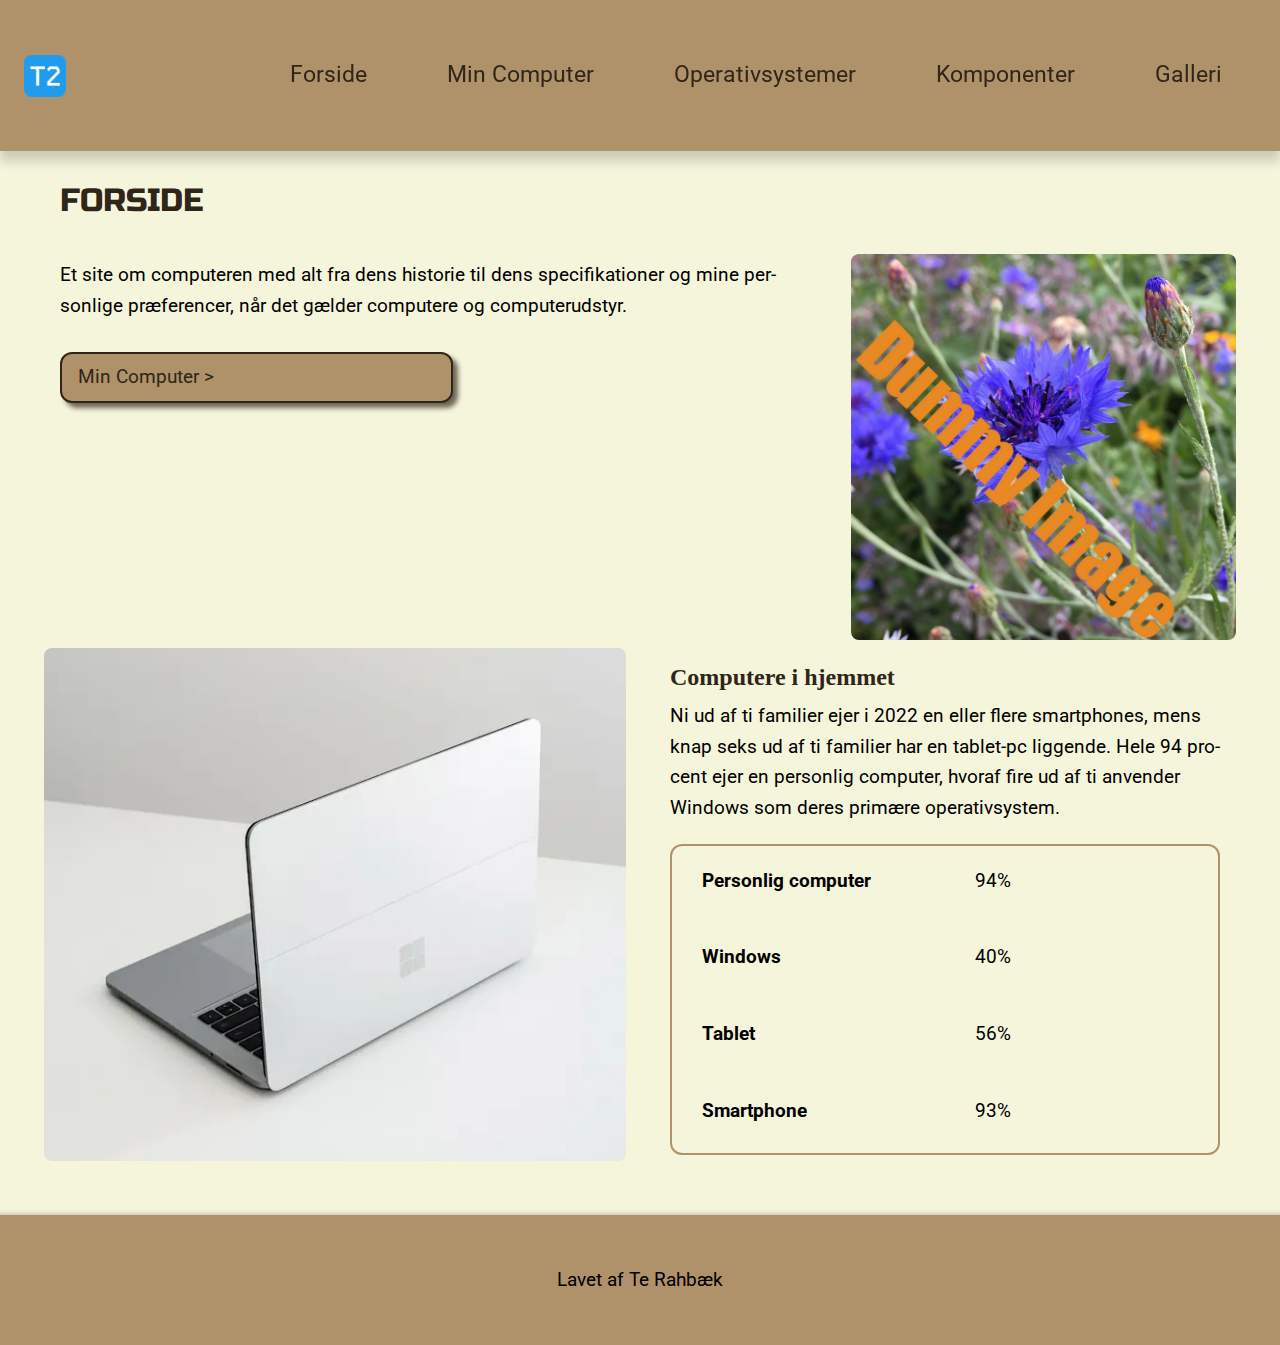
<file: index.html>
<!DOCTYPE html>
<html lang="da">
  <head>
    <meta charset="UTF-8" />
    <meta name="viewport" content="width=device-width, initial-scale=1.0" />
    <meta name="robots" content="noindex" />
    <title>Forside</title>
    <link rel="stylesheet" href="layout.css" />
    <link rel="stylesheet" href="generel.css" />
    <link rel="preconnect" href="https://fonts.googleapis.com" />
    <link rel="preconnect" href="https://fonts.gstatic.com" crossorigin />
    <link
      href="https://fonts.googleapis.com/css2?family=Roboto:ital,wght@0,100..900;1,100..900&family=Russo+One&display=swap"
      rel="stylesheet"
    />
    <link
      href="https://fonts.googleapis.com/css?family=Russo+One&display=swap"
      rel="stylesheet"
    />
  </head>

  <body>
    <header>
      <div class="logo">
        <a href="/index.html">
          <img src="imgs/logo.png" alt="logo" />
        </a>
      </div>

      <nav>
        <ul class="menu">
          <li><a href="index.html">Forside</a></li>
          <li><a href="min_computer.html">Min Computer</a></li>
          <li><a href="operativsystemer.html">Operativsystemer</a></li>
          <li><a href="komponenter.html">Komponenter</a></li>
          <li><a href="galleri.html">Galleri</a></li>
        </ul>
      </nav>
    </header>

    <main>
      <h1>Forside</h1>

      <section class="grid_2-1">
        <div>
          <p>
            Et site om computeren med alt fra dens historie til dens
            specifikationer og mine personlige præferencer, når det gælder
            computere og computerudstyr.
          </p>

          <a href="min_computer.html" class="min_computer_link"
            >Min Computer ></a
          >
        </div>

        <div>
          <img
            src="imgs/dummy-image.webp"
            alt="dummy-image"
            id="dummyimagesideet"
          />
        </div>
      </section>

      <section class="grid_1-1">
        <div>
          <h2>Computere i hjemmet</h2>

          <p>
            Ni ud af ti familier ejer i 2022 en eller flere smartphones, mens
            knap seks ud af ti familier har en tablet-pc liggende. Hele 94
            procent ejer en personlig computer, hvoraf fire ud af ti anvender
            Windows som deres primære operativsystem.
          </p>

          <dl class="grid_1-1">
            <dt>Personlig computer</dt>
            <dd>94%</dd>
            <dt>Windows</dt>
            <dd>40%</dd>
            <dt>Tablet</dt>
            <dd>56%</dd>
            <dt>Smartphone</dt>
            <dd>93%</dd>
          </dl>
        </div>

        <img src="imgs/windows.webp" alt="windows" class="order" />
      </section>
    </main>

    <footer>Lavet af Te Rahbæk</footer>
  </body>
</html>
</file>
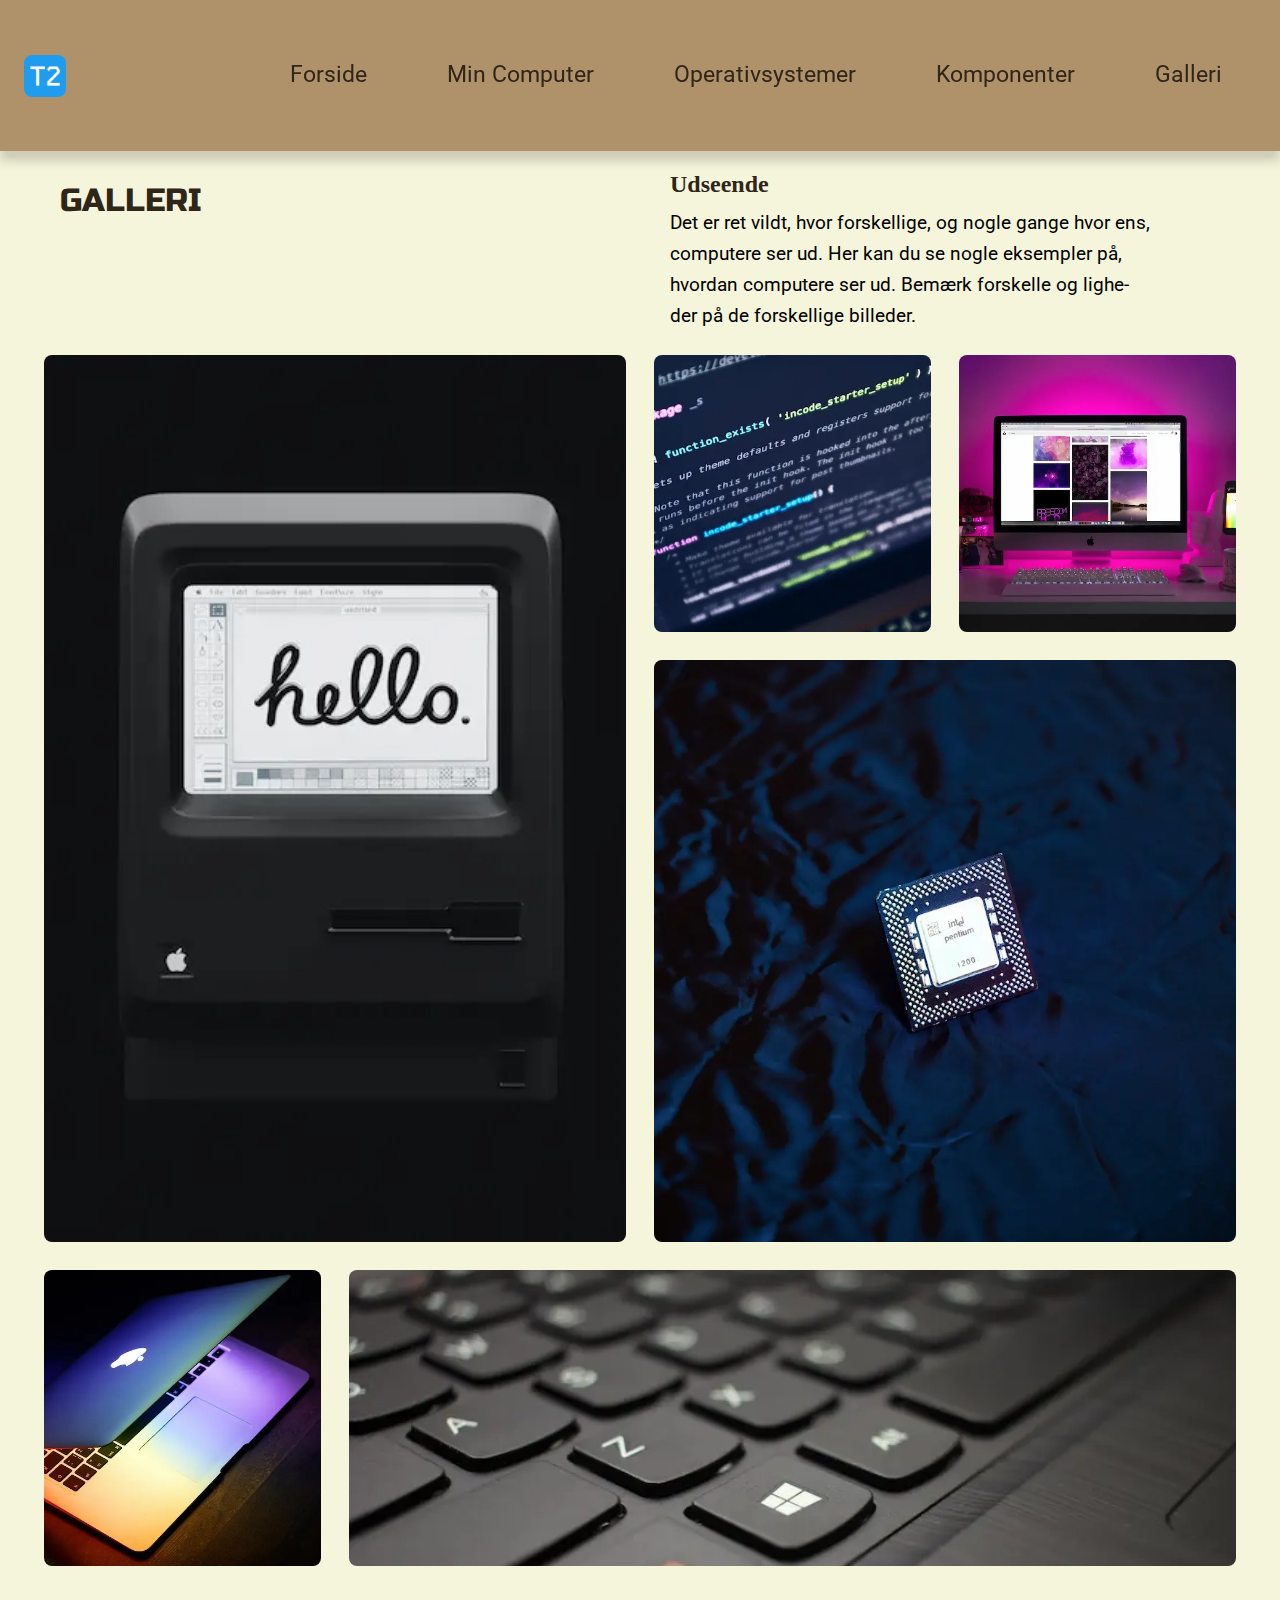
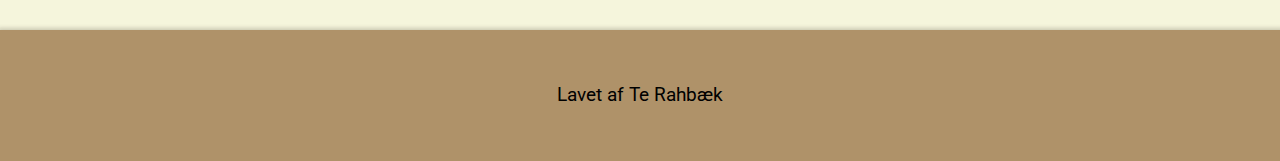
<file: galleri.html>
<!DOCTYPE html>
<html lang="da">
  <head>
    <meta charset="UTF-8" />
    <meta name="viewport" content="width=device-width, initial-scale=1.0" />
    <meta name="robots" content="noindex" />
    <title>Galleri</title>
    <link rel="stylesheet" href="layout.css" />
    <link rel="stylesheet" href="generel.css" />
    <link rel="preconnect" href="https://fonts.googleapis.com" />
    <link rel="preconnect" href="https://fonts.gstatic.com" crossorigin />
    <link
      href="https://fonts.googleapis.com/css2?family=Roboto:ital,wght@0,100..900;1,100..900&family=Russo+One&display=swap"
      rel="stylesheet"
    />
    <link
      href="https://fonts.googleapis.com/css?family=Russo+One&display=swap"
      rel="stylesheet"
    />
  </head>

  <body>
    <header>
      <div class="logo">
        <a href="/index.html">
          <img src="imgs/logo.png" alt="logo" />
        </a>
      </div>

      <nav>
        <ul class="menu">
          <li><a href="index.html">Forside</a></li>
          <li><a href="min_computer.html">Min Computer</a></li>
          <li><a href="operativsystemer.html">Operativsystemer</a></li>
          <li><a href="komponenter.html">Komponenter</a></li>
          <li><a href="galleri.html">Galleri</a></li>
        </ul>
      </nav>
    </header>

    <main>
      <section class="grid_1-1">
        <h1>Galleri</h1>
        <div class="tekstgalleri">
          <h2>Udseende</h2>
          <p>
            Det er ret vildt, hvor forskellige, og nogle gange hvor ens,
            computere ser ud. Her kan du se nogle eksempler på, hvordan
            computere ser ud. Bemærk forskelle og ligheder på de forskellige
            billeder.
          </p>
        </div>
      </section>

      <div class="grid_1-1-1-1">
        <img src="imgs/galleri/apple-84.webp" alt="apple" class="billedeet" />
        <img src="imgs/galleri/code.webp" alt="code" class="billedeto" />
        <img
          src="imgs/galleri/desktop-setup.webp"
          alt="desktop-setup"
          class="billedetre"
        />
        <img
          src="imgs/galleri/intel-chip.webp"
          alt="intel-chip"
          class="billedefire"
        />
        <img
          src="imgs/galleri/keyboard.webp"
          alt="keyboard"
          class="billedefem"
        />
        <img
          src="imgs/galleri/macbook.webp"
          alt="macbook"
          class="billedeseks"
        />
      </div>
    </main>
    <footer>Lavet af Te Rahbæk</footer>
  </body>
</html>
</file>
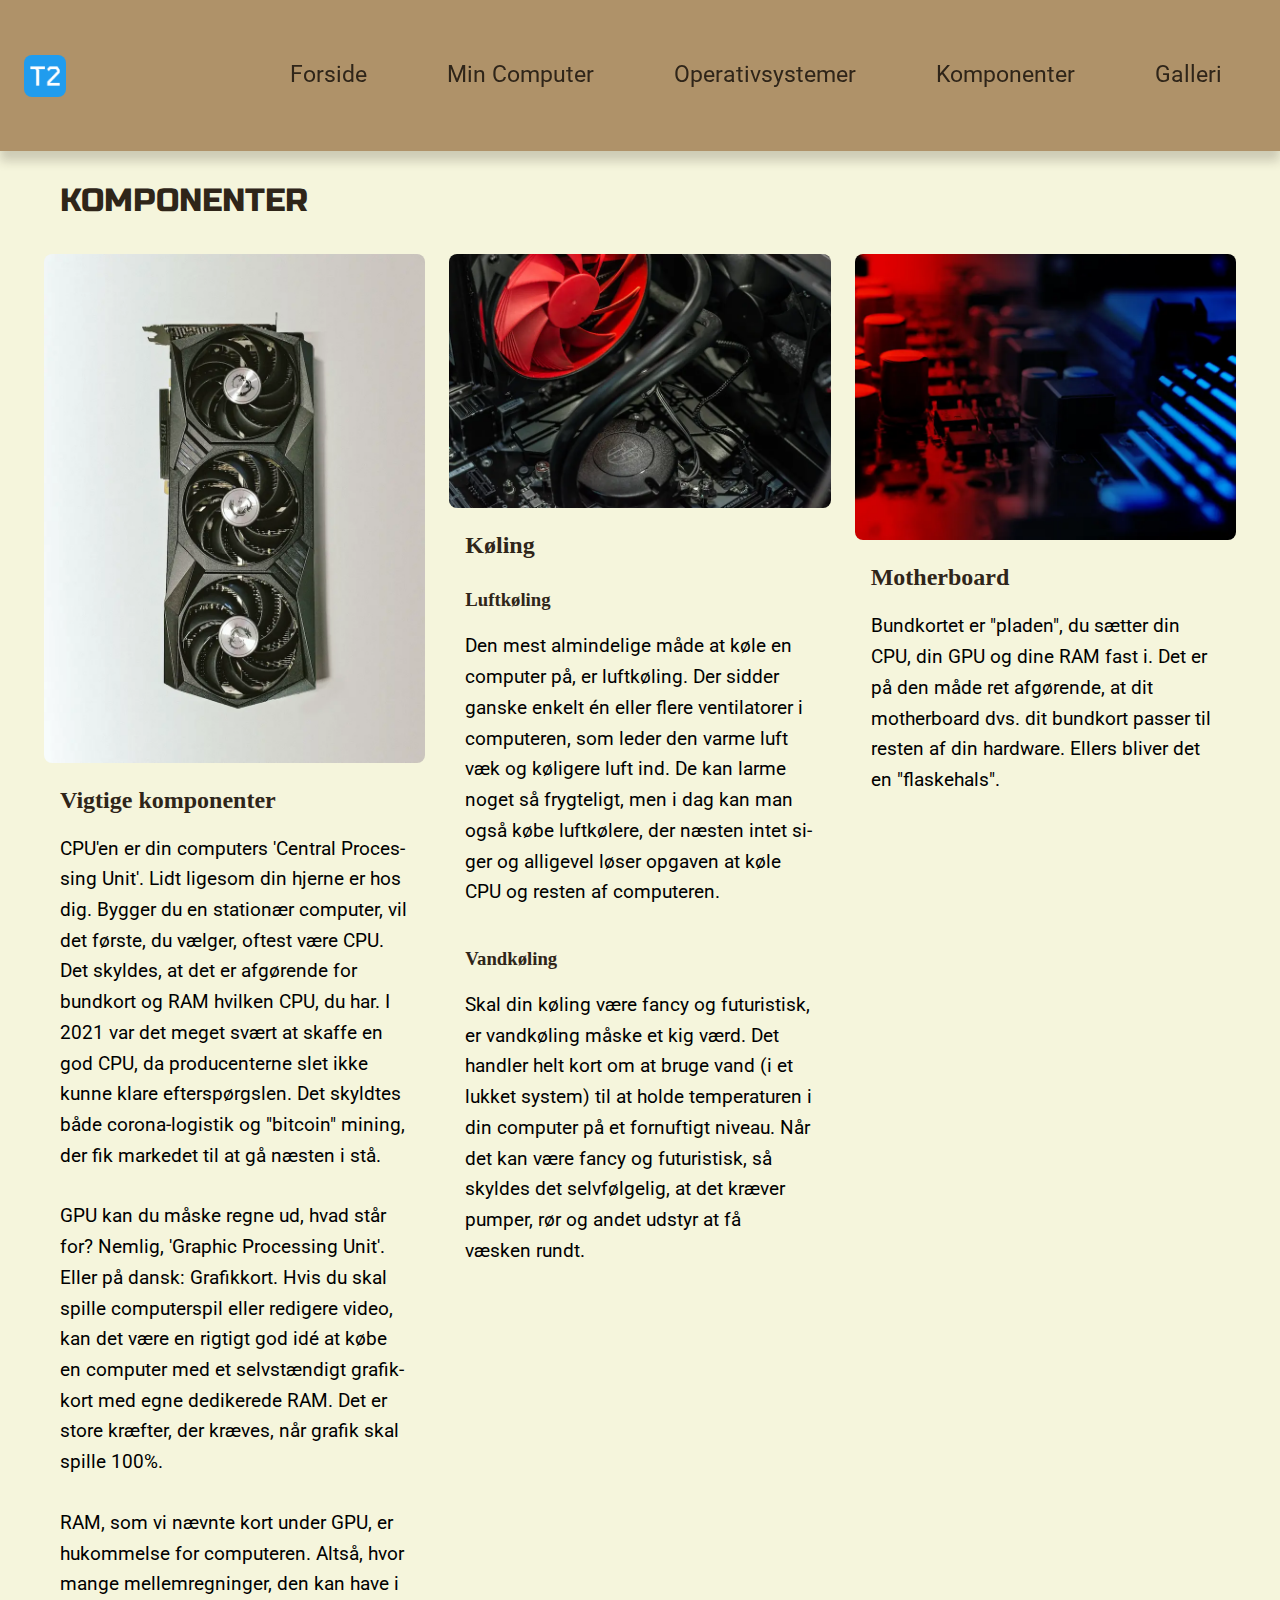
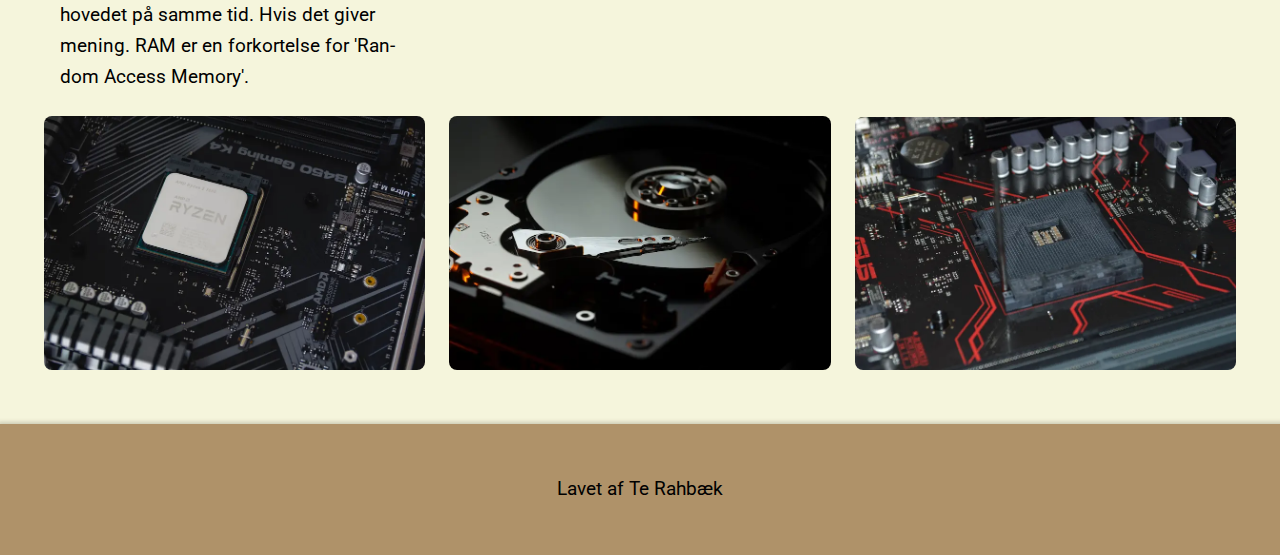
<file: komponenter.html>
<!DOCTYPE html>
<html lang="da">
  <head>
    <meta charset="UTF-8" />
    <meta name="viewport" content="width=device-width, initial-scale=1.0" />
    <meta name="robots" content="noindex" />
    <title>Komponenter</title>
    <link rel="stylesheet" href="layout.css" />
    <link rel="stylesheet" href="generel.css" />
    <link rel="preconnect" href="https://fonts.googleapis.com" />
    <link rel="preconnect" href="https://fonts.gstatic.com" crossorigin />
    <link
      href="https://fonts.googleapis.com/css2?family=Roboto:ital,wght@0,100..900;1,100..900&family=Russo+One&display=swap"
      rel="stylesheet"
    />
    <link
      href="https://fonts.googleapis.com/css?family=Russo+One&display=swap"
      rel="stylesheet"
    />
  </head>

  <body>
    <header>
      <div class="logo">
        <a href="/index.html">
          <img src="imgs/logo.png" alt="logo" />
        </a>
      </div>

      <nav>
        <ul class="menu">
          <li><a href="index.html">Forside</a></li>
          <li><a href="min_computer.html">Min Computer</a></li>
          <li><a href="operativsystemer.html">Operativsystemer</a></li>
          <li><a href="komponenter.html">Komponenter</a></li>
          <li><a href="galleri.html">Galleri</a></li>
        </ul>
      </nav>
    </header>

    <main>
      <h1>Komponenter</h1>

      <section class="grid_1-1-1">
        <!-- tjek slide side 191 om flex for at oprette flex, billede er lastchild -->
        <div class="flex_col">
          <img
            src="imgs/komponenter/grafikkort.webp"
            alt="grafikkort"
            class="kompbilledeet"
          />

          <h2>Vigtige komponenter</h2>

          <p>
            CPU'en er din computers 'Central Processing Unit'. Lidt ligesom din
            hjerne er hos dig. Bygger du en stationær computer, vil det første,
            du vælger, oftest være CPU. Det skyldes, at det er afgørende for
            bundkort og RAM hvilken CPU, du har. I 2021 var det meget svært at
            skaffe en god CPU, da producenterne slet ikke kunne klare
            efterspørgslen. Det skyldtes både corona-logistik og "bitcoin"
            mining, der fik markedet til at gå næsten i stå.
          </p>

          <p>
            GPU kan du måske regne ud, hvad står for? Nemlig, 'Graphic
            Processing Unit'. Eller på dansk: Grafikkort. Hvis du skal spille
            computerspil eller redigere video, kan det være en rigtigt god idé
            at købe en computer med et selvstændigt grafikkort med egne
            dedikerede RAM. Det er store kræfter, der kræves, når grafik skal
            spille 100%.
          </p>

          <p>
            RAM, som vi nævnte kort under GPU, er hukommelse for computeren.
            Altså, hvor mange mellemregninger, den kan have i hovedet på samme
            tid. Hvis det giver mening. RAM er en forkortelse for 'Random Access
            Memory'.
          </p>

          <img
            src="imgs/komponenter/processor.webp"
            alt="processor"
            class="kompbilledeto"
          />
        </div>

        <div class="flex_col">
          <img
            src="imgs/komponenter/luft.webp"
            alt="luft"
            class="kompbilledetre"
          />

          <h2>Køling</h2>
          <h3>Luftkøling</h3>
          <p>
            Den mest almindelige måde at køle en computer på, er luftkøling. Der
            sidder ganske enkelt én eller flere ventilatorer i computeren, som
            leder den varme luft væk og køligere luft ind. De kan larme noget så
            frygteligt, men i dag kan man også købe luftkølere, der næsten intet
            siger og alligevel løser opgaven at køle CPU og resten af
            computeren.
          </p>

          <h3>Vandkøling</h3>
          <p>
            Skal din køling være fancy og futuristisk, er vandkøling måske et
            kig værd. Det handler helt kort om at bruge vand (i et lukket
            system) til at holde temperaturen i din computer på et fornuftigt
            niveau. Når det kan være fancy og futuristisk, så skyldes det
            selvfølgelig, at det kræver pumper, rør og andet udstyr at få væsken
            rundt.
          </p>

          <img
            src="imgs/komponenter/vand.webp"
            alt="Vand"
            class="kompbilledefire"
          />
        </div>
        <div class="flex_col">
          <img
            src="imgs/komponenter/motherboard1.webp"
            alt="motherboard1"
            class="kompbilledefem"
          />

          <h2>Motherboard</h2>
          <p>
            Bundkortet er "pladen", du sætter din CPU, din GPU og dine RAM fast
            i. Det er på den måde ret afgørende, at dit motherboard dvs. dit
            bundkort passer til resten af din hardware. Ellers bliver det en
            "flaskehals".
          </p>

          <img
            src="imgs/komponenter/motherboard2.webp"
            alt="motherboard2"
            class="kompbilledeseks"
          />
        </div>
      </section>
    </main>

    <footer>Lavet af Te Rahbæk</footer>
  </body>
</html>
</file>
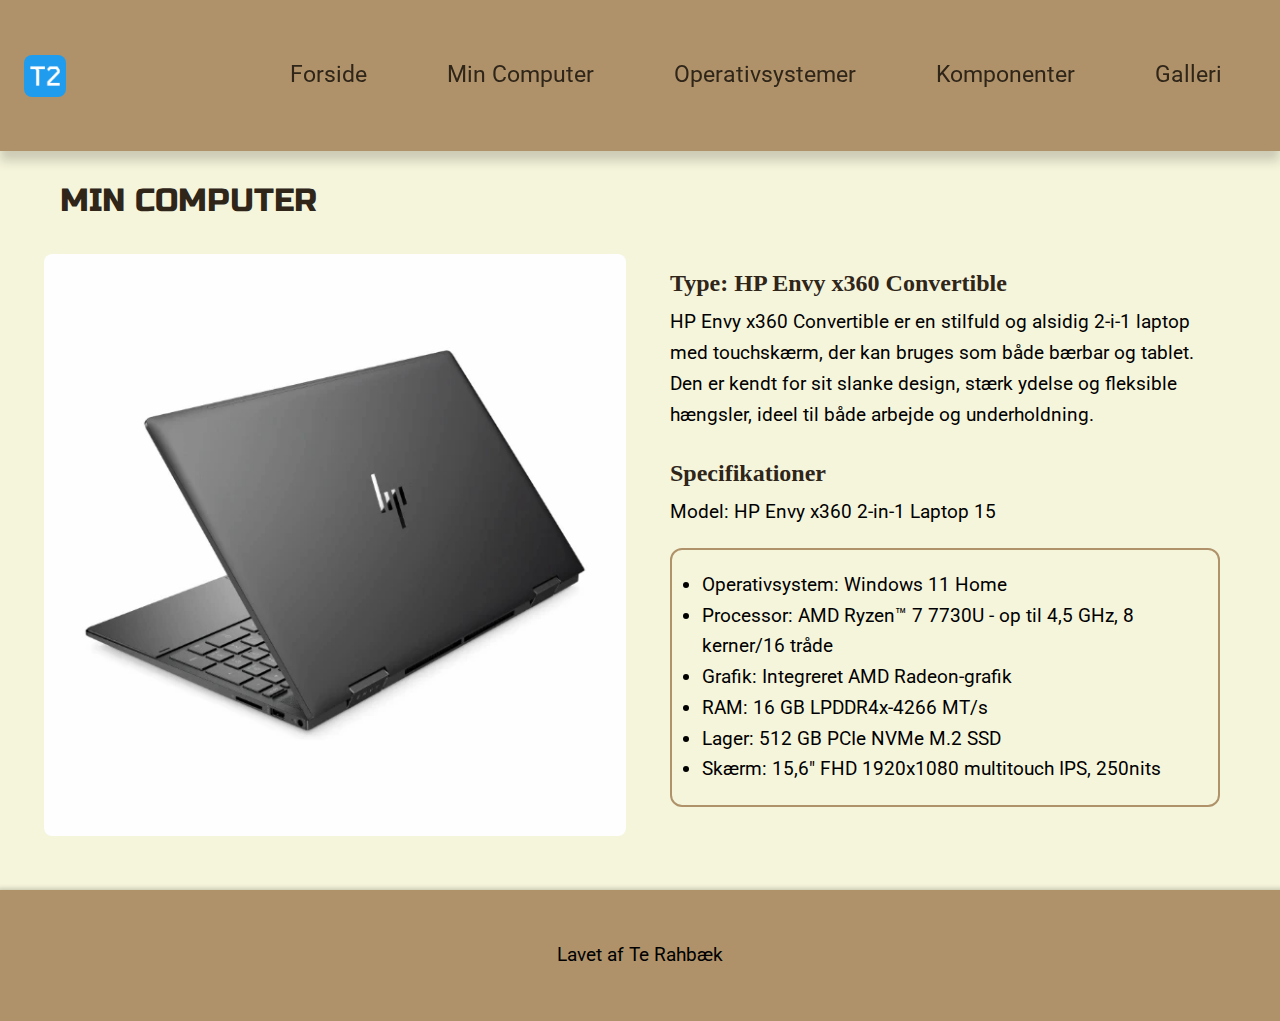
<file: min_computer.html>
<!DOCTYPE html>
<html lang="da">
  <head>
    <meta charset="UTF-8" />
    <meta name="viewport" content="width=device-width, initial-scale=1.0" />
    <meta name="robots" content="noindex" />
    <title>Min Computer</title>
    <link rel="stylesheet" href="layout.css" />
    <link rel="stylesheet" href="generel.css" />
    <link rel="preconnect" href="https://fonts.googleapis.com" />
    <link rel="preconnect" href="https://fonts.gstatic.com" crossorigin />
    <link
      href="https://fonts.googleapis.com/css2?family=Roboto:ital,wght@0,100..900;1,100..900&family=Russo+One&display=swap"
      rel="stylesheet"
    />
    <link
      href="https://fonts.googleapis.com/css?family=Russo+One&display=swap"
      rel="stylesheet"
    />
  </head>

  <body>
    <header>
      <div class="logo">
        <a href="/index.html">
          <img src="imgs/logo.png" alt="logo" />
        </a>
      </div>

      <nav>
        <ul class="menu">
          <li><a href="index.html">Forside</a></li>
          <li><a href="min_computer.html">Min Computer</a></li>
          <li><a href="operativsystemer.html">Operativsystemer</a></li>
          <li><a href="komponenter.html">Komponenter</a></li>
          <li><a href="galleri.html">Galleri</a></li>
        </ul>
      </nav>
    </header>

    <main>
      <h1>Min computer</h1>
      <section class="grid_1-1">
        <img
          src="imgs/hpenvy.webp"
          alt="Windows hpenvyx360"
          class="hpenvybillede"
        />

        <div class="hpenvyx360">
          <h2>Type: HP Envy x360 Convertible</h2>
          <p>
            HP Envy x360 Convertible er en stilfuld og alsidig 2-i-1 laptop med
            touchskærm, der kan bruges som både bærbar og tablet. Den er kendt
            for sit slanke design, stærk ydelse og fleksible hængsler, ideel til
            både arbejde og underholdning.
          </p>

          <h2>Specifikationer</h2>

          <p>Model: HP Envy x360 2-in-1 Laptop 15</p>

          <ul id="specifikationer">
            <li>Operativsystem: Windows 11 Home</li>
            <li>
              Processor: AMD Ryzen™ 7 7730U - op til 4,5 GHz, 8 kerner/16 tråde
            </li>
            <li>Grafik: Integreret AMD Radeon-grafik</li>
            <li>RAM: 16 GB LPDDR4x-4266 MT/s</li>
            <li>Lager: 512 GB PCIe NVMe M.2 SSD</li>
            <li>Skærm: 15,6" FHD 1920x1080 multitouch IPS, 250nits</li>
          </ul>
        </div>
      </section>
    </main>

    <footer>Lavet af Te Rahbæk</footer>
  </body>
</html>
</file>
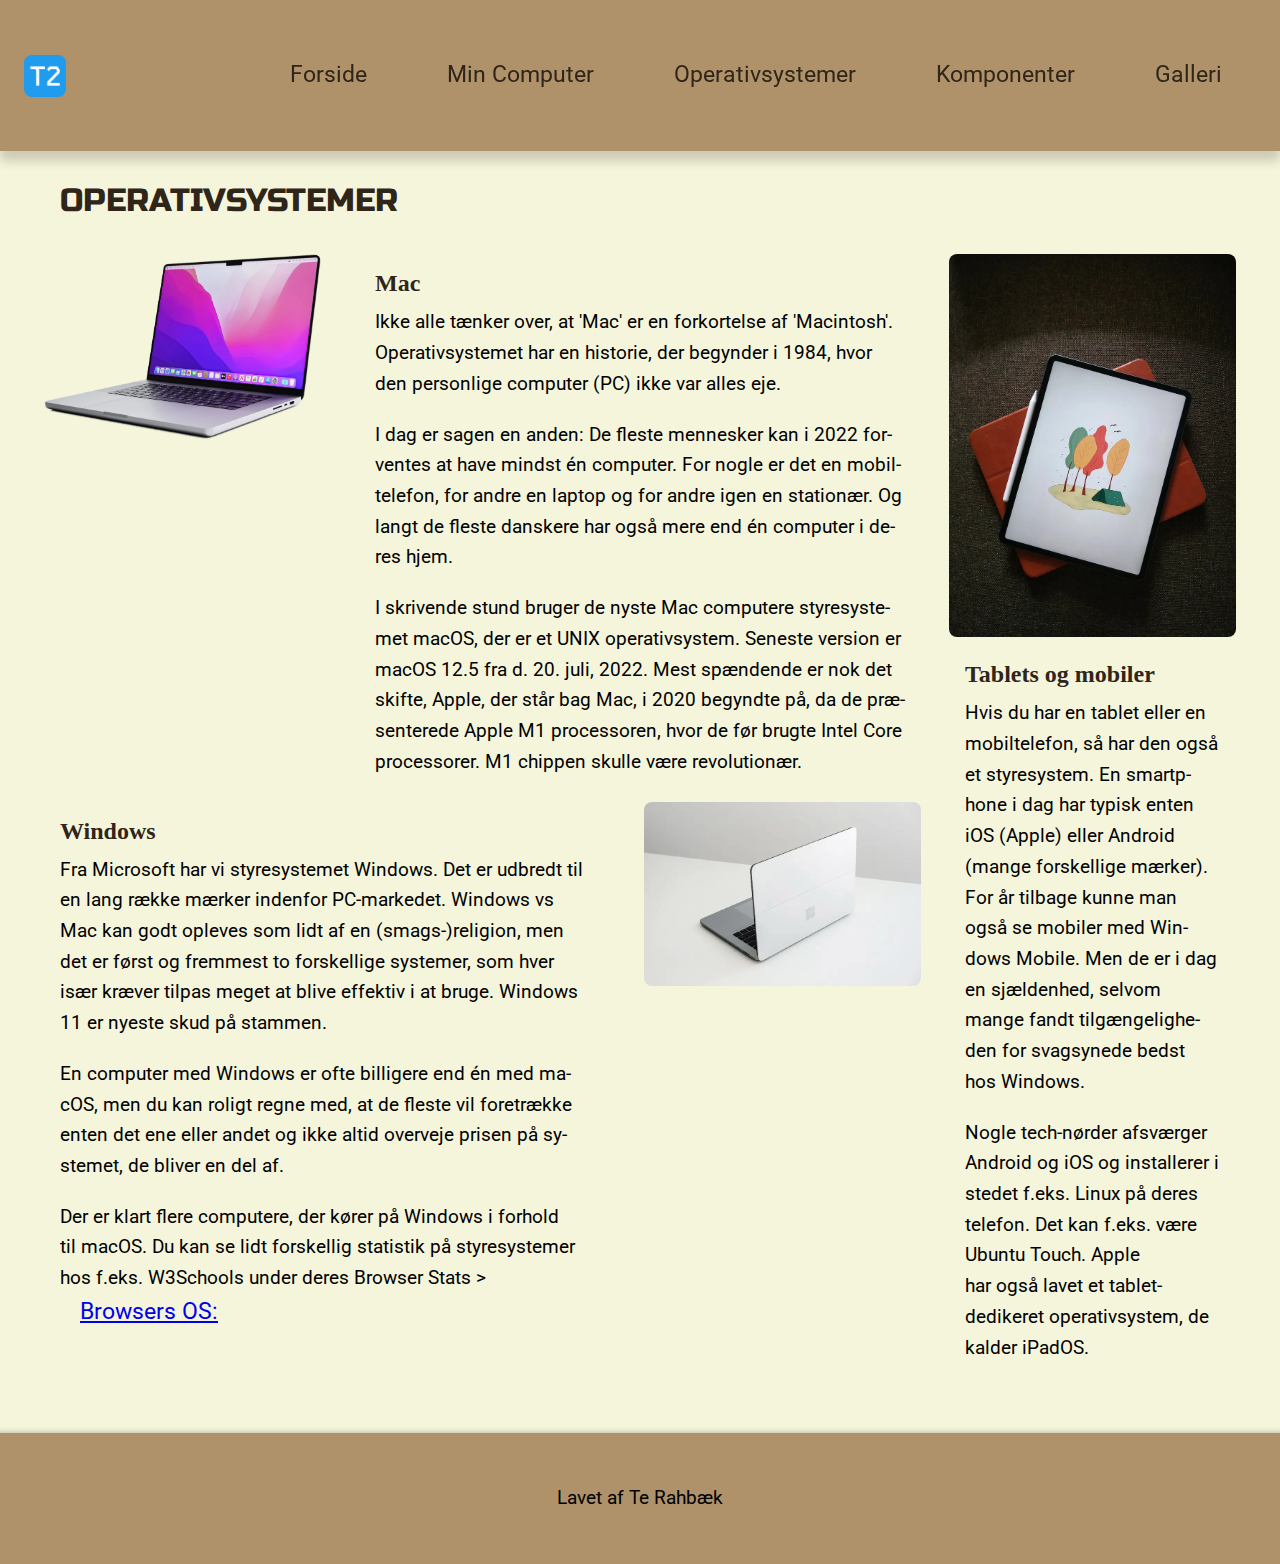
<file: operativsystemer.html>
<!DOCTYPE html>
<html lang="da">
  <head>
    <meta charset="UTF-8" />
    <meta name="viewport" content="width=device-width, initial-scale=1.0" />
    <meta name="robots" content="noindex" />
    <title>Operativsystemer</title>
    <link rel="stylesheet" href="layout.css" />
    <link rel="stylesheet" href="generel.css" />
    <link rel="preconnect" href="https://fonts.googleapis.com" />
    <link rel="preconnect" href="https://fonts.gstatic.com" crossorigin />
    <link
      href="https://fonts.googleapis.com/css2?family=Roboto:ital,wght@0,100..900;1,100..900&family=Russo+One&display=swap"
      rel="stylesheet"
    />
    <link
      href="https://fonts.googleapis.com/css?family=Russo+One&display=swap"
      rel="stylesheet"
    />
  </head>

  <body>
    <header>
      <div class="logo">
        <a href="/index.html">
          <img src="imgs/logo.png" alt="logo" />
        </a>
      </div>

      <nav>
        <ul class="menu">
          <li><a href="index.html">Forside</a></li>
          <li><a href="min_computer.html">Min Computer</a></li>
          <li><a href="operativsystemer.html">Operativsystemer</a></li>
          <li><a href="komponenter.html">Komponenter</a></li>
          <li><a href="galleri.html">Galleri</a></li>
        </ul>
      </nav>
    </header>

    <main>
      <!-- div class1 for at arb med grid -->
      <!-- fix text wrap og pretty orddeling &sc;-->
      <h1>Operativsystemer</h1>

      <section class="grid_5-3">
        <div class="macogwindows">
          <section class="grid_2-3">
            <img
              src="imgs/computer-cutout.webp"
              alt="Mac"
              id="maccomputersidetre"
            />
            <div class="mactekst">
              <h2>Mac</h2>

              <p>
                Ikke alle tænker over, at 'Mac' er en forkortelse af
                'Macintosh'. Operativsystemet har en historie, der begynder i
                1984, hvor den personlige computer (PC) ikke var alles eje.
              </p>

              <p>
                I dag er sagen en anden: De fleste mennesker kan i 2022
                forventes at have mindst én computer. For nogle er det en
                mobiltelefon, for andre en laptop og for andre igen en
                stationær. Og langt de fleste danskere har også mere end én
                computer i deres hjem.
              </p>

              <p>
                I skrivende stund bruger de nyste Mac computere styresystemet
                macOS, der er et UNIX operativsystem. Seneste version er macOS
                12.5 fra d. 20. juli, 2022. Mest spændende er nok det skifte,
                Apple, der står bag Mac, i 2020 begyndte på, da de præsenterede
                Apple M1 processoren, hvor de før brugte Intel Core processorer.
                M1 chippen skulle være revolutionær.
              </p>
            </div>
          </section>

          <section class="grid_3-2">
            <img
              src="imgs/windows.webp"
              alt="Windows"
              id="windowscomputersidetre"
            />
            <div class="order">
              <h2>Windows</h2>

              <p>
                Fra Microsoft har vi styresystemet Windows. Det er udbredt til
                en lang række mærker indenfor PC-markedet. Windows vs Mac kan
                godt opleves som lidt af en (smags-)religion, men det er først
                og fremmest to forskellige systemer, som hver især kræver tilpas
                meget at blive effektiv i at bruge. Windows 11 er nyeste skud på
                stammen.
              </p>

              <p>
                En computer med Windows er ofte billigere end én med macOS, men
                du kan roligt regne med, at de fleste vil foretrække enten det
                ene eller andet og ikke altid overveje prisen på systemet, de
                bliver en del af.
              </p>

              <p>
                Der er klart flere computere, der kører på Windows i forhold til
                macOS. Du kan se lidt forskellig statistik på styresystemer hos
                f.eks. W3Schools under deres Browser Stats >
                <a
                  href="http://www.w3schools.com/browsers/browsers_os.asp"
                  target="_blank"
                  >Browsers OS:</a
                >
              </p>
            </div>
          </section>
        </div>

        <div class="tabletsamlet">
          <img src="imgs/tablet.webp" alt="tablet" />

          <h2 class="roboto condensed">Tablets og mobiler</h2>

          <p>
            Hvis du har en tablet eller en mobiltelefon, så har den også et
            styresystem. En smartphone i dag har typisk enten iOS (Apple) eller
            Android (mange forskellige mærker). For år tilbage kunne man også se
            mobiler med Windows Mobile. Men de er i dag en sjældenhed, selvom
            mange fandt tilgængeligheden for svagsynede bedst hos Windows.
          </p>

          <p>
            Nogle tech-nørder afsværger Android og iOS og installerer i stedet
            f.eks. Linux på deres telefon. Det kan f.eks. være Ubuntu Touch.
            Apple har også lavet et tablet-dedikeret operativsystem, de kalder
            iPadOS.
          </p>
        </div>
      </section>
    </main>

    <footer>Lavet af Te Rahbæk</footer>
  </body>
</html>
</file>
<file: layout.css>
/********************layout css til grid og mediaqueries*****************/

main {
  max-width: 1200px;
  margin: 0 auto;
}

img {
  width: 100%;
  height: auto;
  display: block;
}

/******************************* FORSIDE OG MIN COMPUTER START ***********************************/

@media (width>= 800px) {
  .grid_2-1 {
    display: grid;
    gap: 20px;
    grid-template-columns: 2fr 1fr;
  }

  .grid_1-1 {
    display: grid;
    gap: 20px;
    grid-template-columns: 1fr 1fr;
  }

  dl.grid_1-1 {
    display: grid;
    gap: 20px;
    grid-template-columns: 1fr 1fr;
  }

  .order {
    order: -1;
  }

  .grid_2-1 img {
    display: grid;
    height: 100%;
    object-fit: cover;
  }

  .grid_1-1 img {
    display: grid;
    height: 100%;
    object-fit: cover;
  }

  /* .hpenvybillede {
    grid-column: 1; 
  } */
}
/******************************* FORSIDE OG MIN COMPUTER SLUT ***********************************/

/************** OPERATIVSYSTEMER START ************/
@media (width>=800px) {
  .grid_5-3 {
    display: grid;
    gap: 20px;
    grid-template-columns: 3fr 1fr;
  }

  .grid_2-3 {
    display: grid;
    gap: 30px;
    grid-template-columns: 1fr 2fr;
  }

  .grid_3-2 {
    display: grid;
    gap: 30px;
    grid-template-columns: 2fr 1fr;
  }

  .grid_5-3 img {
    object-fit: cover;
  }
}

/************** OPERATIVSYSTEMER SLUT ************/

/************** KOMPONENTER START ************/
@media (width>=800px) {
  .grid_1-1-1 {
    display: grid;
    gap: 1em;
    grid-template-columns: 1fr 1fr 1fr;
  }

  .flex_col {
    display: flex;
    flex-direction: column;
  }

  .flex_col :last-child {
    margin-top: auto;
  }

  .grid_1-1-1 img {
    object-fit: cover;
  }
}

/************** KOMPONENTER SLUT ************/

/************** GALLERI START ************/
/* MEDIA MOBIL */
@media (width<=800px) {
  .grid_1-1-1-1 {
    display: grid;
    grid-template-columns: 1fr 1fr;
    gap: 20px;
  }

  .grid_1-1-1-1 img {
    height: 100%;
    object-fit: cover;
  }

  .billedeet,
  .billedefire,
  .billedefem,
  .billedeseks {
    grid-column: 1/3;
  }
}

/* MEDIA DEKSTOP */

@media (width>=800px) {
  .grid_1-1-1-1 {
    display: grid;
    grid-template-columns: repeat(4, 1fr);
    grid-template-rows: repeat(3, 0.5fr);
    gap: 20px;
  }
  /* har forsøgt m/u rows a 3,1fr og det vil ægte ikke samarbejde. Peter kunne heller ikke gennemskue problemet med dobbelt størrelse på 2. og 3. row..*/

  .grid_1-1-1-1 img {
    height: 100%;
    object-fit: cover;
  }
  .billedeet {
    grid-column: 1/3;
    grid-row: 1/3;
  }
  .billedefire {
    grid-column: 3/5;
    grid-row: 2;
  }
  .billedefem {
    grid-column: 2/5;
    grid-row: 3;
  }
  .billedeseks {
    grid-column: 1;
    grid-row: 3;
  }

  .tekstgalleri {
    max-width: 65ch;
  }
  /************** SIDE: GALLERI SLUT ************/
}
</file>
<file: generel.css>
/**************************** RESET ***************************/
* {
  margin: 0;
  padding: 0;
  box-sizing: border-box;
}

img {
  width: 100%;
  height: auto;
  display: block;
  border-radius: 12px;
  padding: 4px;
}

/**************************** CSS FORSIDE START ***************************/
header {
  position: sticky;
  top: 0;
  display: flex;
  justify-content: space-between;
  align-items: center;
  padding: 20px;
  background-color: rgb(175, 146, 105);
  box-shadow: 0 10px 10px rgba(47, 37, 25, 0.2);
}

.logo img {
  width: 50px;
  height: 50px;
}

nav {
  display: flex;
  align-items: center;
}

.menu {
  display: flex;
  list-style: none;
  margin: 0;
  padding: 8px;
}

.menu li {
  margin-right: 20px;
  border-radius: 20px;
}

.menu li:last-child {
  margin-right: 0;
}

.menu a {
  display: block;
  padding: 10px;
  color: rgba(47, 37, 25);
  text-decoration: none;
  transition: color 0.3s;
  text-align: end;
}

.menu a:hover {
  border-bottom: 2px solid rgb(47, 37, 25);
}

@media screen and (max-width: 800px) {
  .menu {
    display: none;
  }
}
/**************************** CSS FORSIDE SLUT ***************************/

body {
  background-color: beige;
}

h1 {
  font-family: "Russo One", sans-serif;
  font-weight: 400;
  font-style: normal;
  text-transform: uppercase;
  color: rgb(47, 37, 25);
  margin-top: 30px;
  margin-bottom: 30px;
  margin-right: 20px;
  margin-left: 20px;
}

h2,
h3 {
  font-family: "Roboto condensed";
  font-weight: 600;
  font-style: normal;
  color: rgb(47, 37, 25);
  margin-top: 10px;
  margin-bottom: 10px;
  margin-right: 20px;
  margin-left: 20px;
  padding-top: 10px;
}

p,
dl,
dd,
dt,
ul,
:link {
  font-family: "Roboto", sans-serif;
  font-size: 1.2em;
  line-height: 1.6;
  text-align: left;
  margin-right: 20px;
  margin-left: 20px;
  margin-bottom: 10px;
  margin-top: 10px;
}

p {
  overflow-wrap: break-word;
  hyphens: auto;
  text-wrap: pretty;
  padding-bottom: 10px;
}

.min_computer_link {
  display: flex;
  color: rgb(47, 37, 25);
  background-color: rgb(175, 146, 105);
  text-decoration: none;
  padding: 8px 16px;
  margin: 20px;
  width: 50%;
  border: 2px solid rgb(47, 37, 25);
  border-radius: 12px;
  box-shadow: 5px 5px 5px rgb(111, 101, 86);
}

.min_computer_link:hover {
  background-color: rgba(47, 37, 25, 0.855);
  color: beige;
}

dl {
  border: 2px solid rgb(175, 146, 105);
  border-radius: 12px;
  font-size: 1em;
  margin-top: 10px;
  padding: 10px;
}

dl > dt {
  font-weight: bold;
}

dd {
  margin-bottom: 1rem;
}
ul#specifikationer {
  border: 2px solid rgb(175, 146, 105);
  border-radius: 12px;
  list-style-type: disc;
  list-style-position: outside;
  padding-left: 30px;
  padding-top: 20px;
  padding-bottom: 20px;
}

footer {
  font-family: "Roboto", sans-serif;
  font-weight: 400;
  font-size: 1.2em;
  line-height: 1.6;
  text-align: center;
  padding: 50px;
  margin-top: 50px;
  background-color: rgb(175, 146, 105);
  box-shadow: 2px 2px 4px 4px rgba(47, 37, 25, 0.2);
}
</file>
